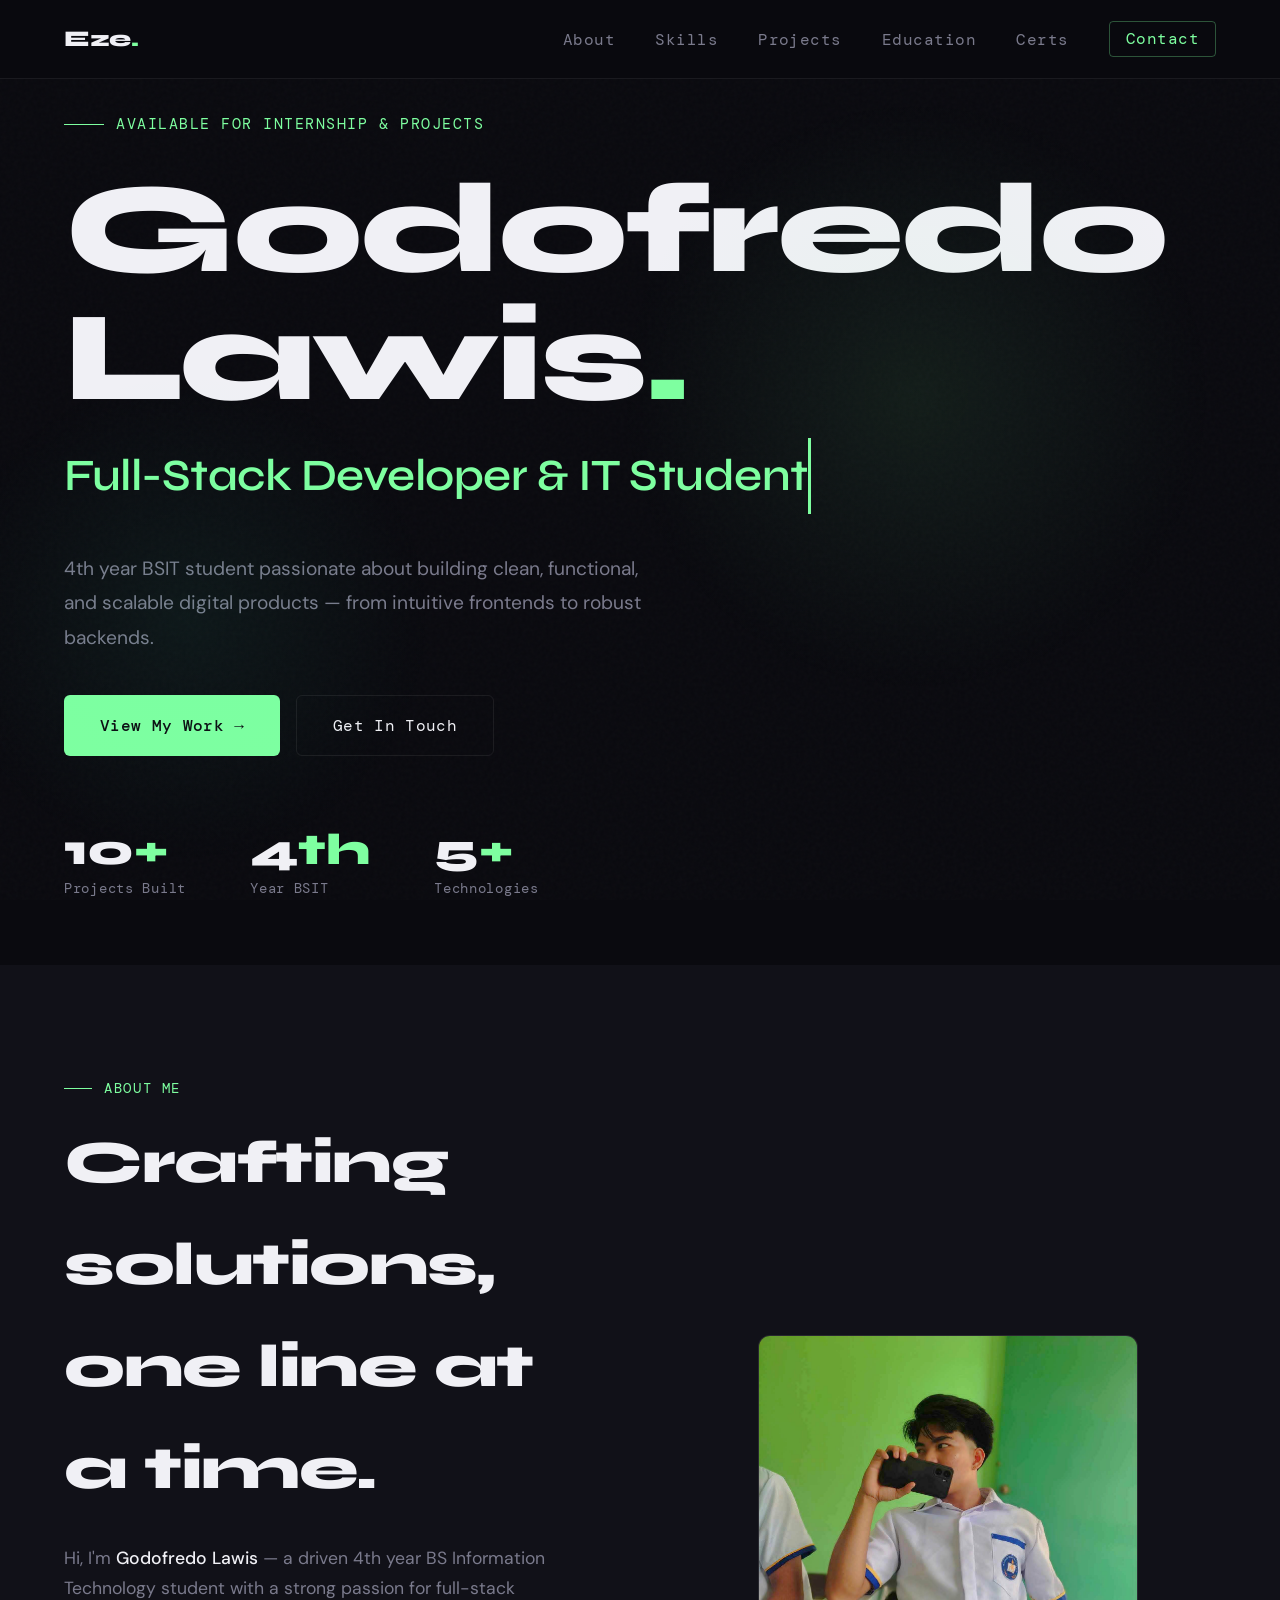
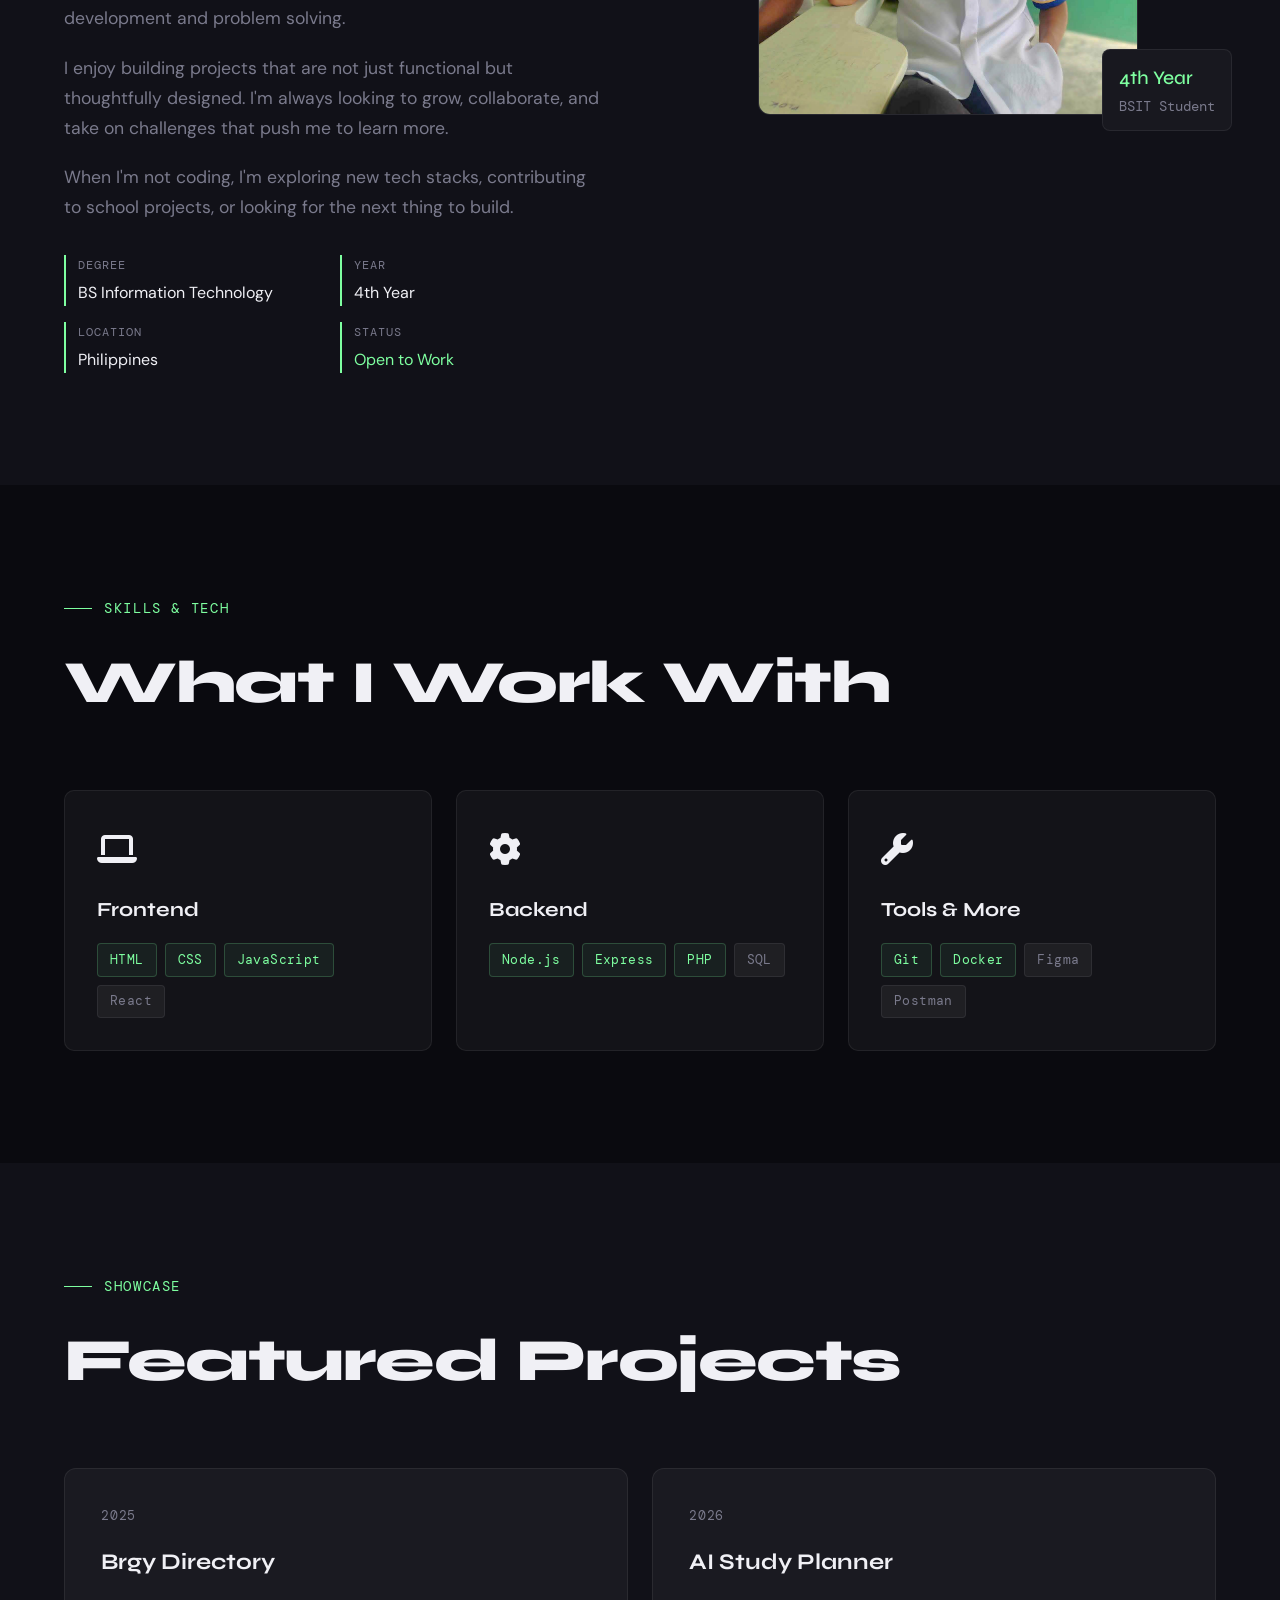
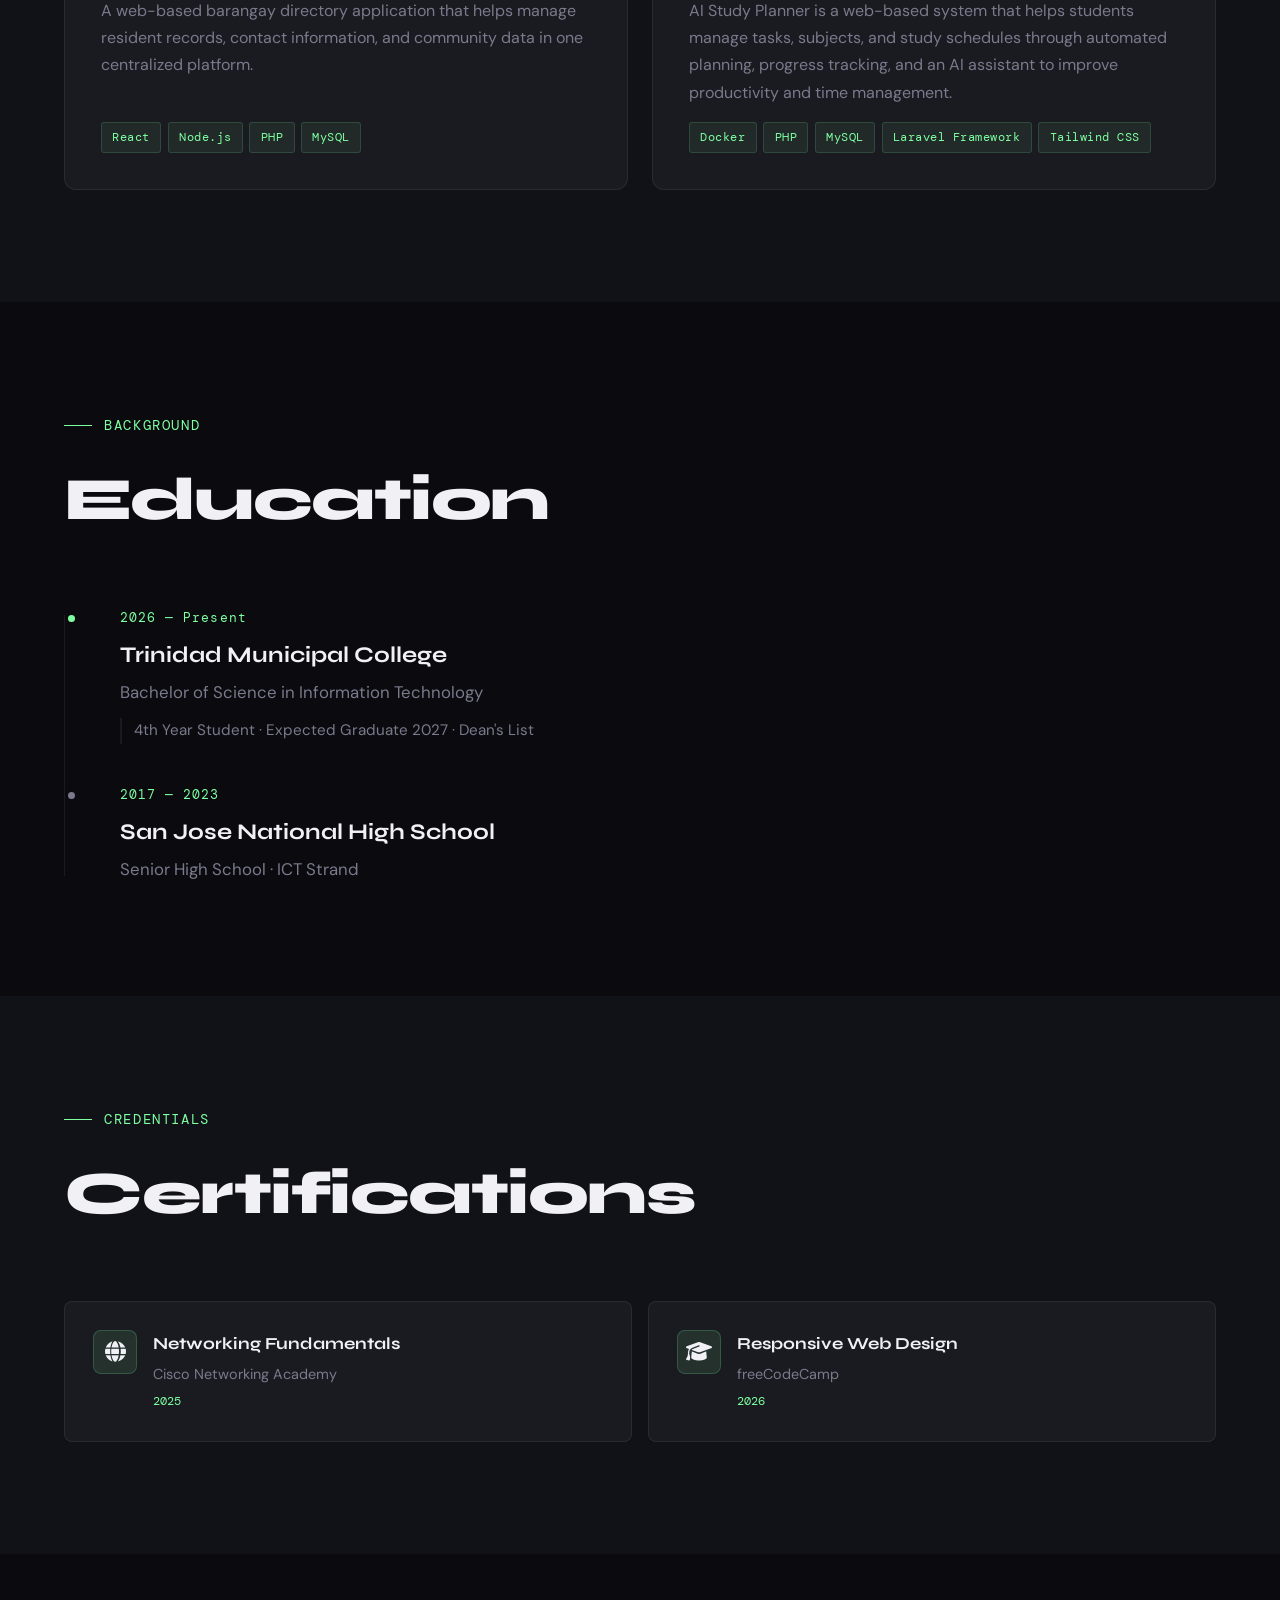
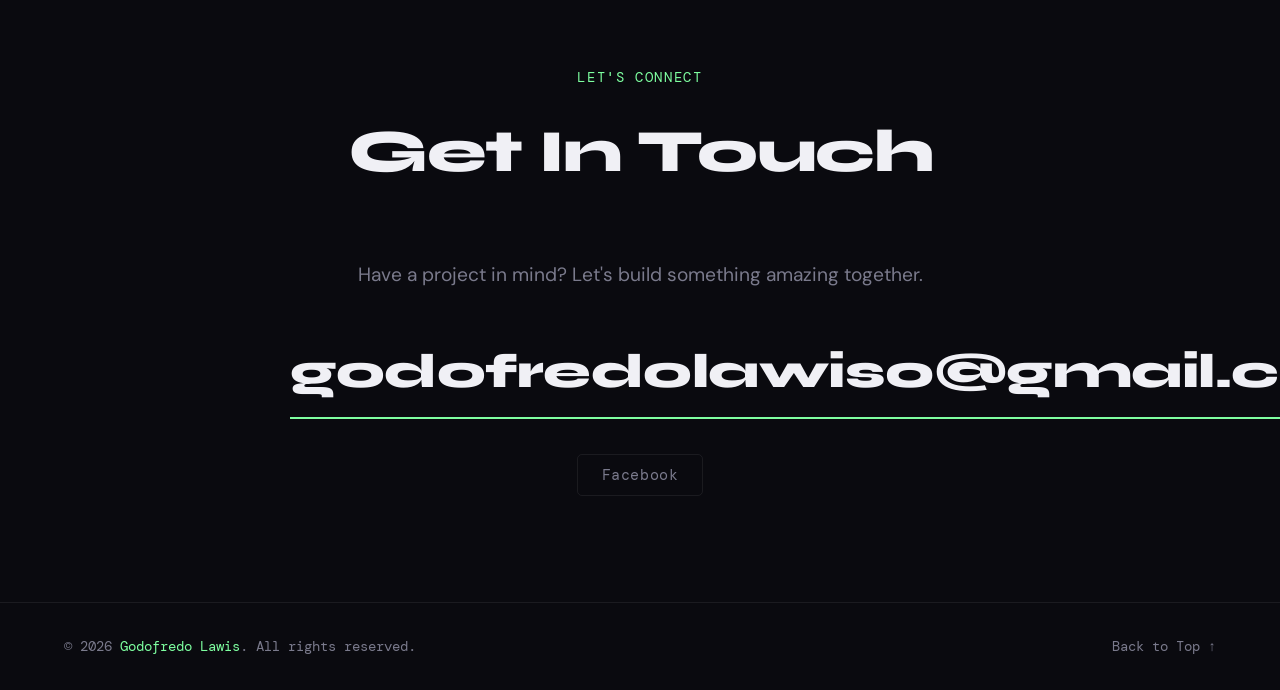
<file: index.html>
<!doctype html>
<html lang="en">
  <head>
    <meta charset="UTF-8" />
    <meta name="viewport" content="width=device-width, initial-scale=1.0" />
    <title>Godofredo Lawis | Full-Stack IT Student</title>
    <link rel="preconnect" href="https://fonts.googleapis.com" />
    <link
      href="https://fonts.googleapis.com/css2?family=Syne:wght@400;600;700;800&family=DM+Mono:wght@300;400;500&family=DM+Sans:wght@300;400;500&display=swap"
      rel="stylesheet"
    />
    <link rel="stylesheet" href="styles.css" />
    <link rel="stylesheet" href="https://cdnjs.cloudflare.com/ajax/libs/font-awesome/6.5.1/css/all.min.css" />
  </head>
  <body>
    <!-- NAV -->
    <nav>
      <a href="#hero" class="nav-logo">Eze<span>.</span></a>
      <ul class="nav-links">
        <li><a href="#about">About</a></li>
        <li><a href="#skills">Skills</a></li>
        <li><a href="#projects">Projects</a></li>
        <li><a href="#education">Education</a></li>
        <li><a href="#certifications">Certs</a></li>
        <li><a href="#contact" class="nav-cta">Contact</a></li>
      </ul>
    </nav>

    <!-- HERO -->
    <section id="hero">
      <div class="hero-glow"></div>
      <div class="hero-glow2"></div>
      <div class="hero-inner">
        <div class="hero-tag">Available for Internship &amp; Projects</div>
        <h1 class="hero-name">Godofredo Lawis<span class="accent">.</span></h1>
        <div class="hero-title">Full-Stack Developer &amp; IT Student</div>
        <p class="hero-desc">
          4th year BSIT student passionate about building clean, functional, and
          scalable digital products — from intuitive frontends to robust
          backends.
        </p>
        <div class="hero-btns">
          <a href="#projects" class="btn-primary">View My Work →</a>
          <a href="#contact" class="btn-secondary">Get In Touch</a>
        </div>
        <div class="hero-stats">
          <div class="stat-item">
            <div class="stat-num">10<span>+</span></div>
            <div class="stat-label">Projects Built</div>
          </div>
          <div class="stat-item">
            <div class="stat-num">4<span>th</span></div>
            <div class="stat-label">Year BSIT</div>
          </div>
          <div class="stat-item">
            <div class="stat-num">5<span>+</span></div>
            <div class="stat-label">Technologies</div>
          </div>
        </div>
      </div>
    </section>

    <!-- ABOUT -->
    <section id="about">
      <div class="section-inner">
        <div class="about-grid">
          <div class="about-text reveal">
            <div class="section-label">About Me</div>
            <h2 class="section-title" style="margin-bottom: 1.5rem">
              Crafting solutions,<br />one line at a time.
            </h2>
            <p>
              Hi, I'm <strong>Godofredo Lawis</strong> — a driven 4th year BS
              Information Technology student with a strong passion for
              full-stack development and problem solving.
            </p>
            <p>
              I enjoy building projects that are not just functional but
              thoughtfully designed. I'm always looking to grow, collaborate,
              and take on challenges that push me to learn more.
            </p>
            <p>
              When I'm not coding, I'm exploring new tech stacks, contributing
              to school projects, or looking for the next thing to build.
            </p>
            <div class="about-details">
              <div class="detail-item">
                <div class="detail-label">Degree</div>
                <div class="detail-val">BS Information Technology</div>
              </div>
              <div class="detail-item">
                <div class="detail-label">Year</div>
                <div class="detail-val">4th Year</div>
              </div>
              <div class="detail-item">
                <div class="detail-label">Location</div>
                <div class="detail-val">Philippines</div>
              </div>
              <div class="detail-item">
                <div class="detail-label">Status</div>
                <div class="detail-val" style="color: var(--accent)">
                  Open to Work
                </div>
              </div>
            </div>
          </div>
          <div
            class="about-img-wrap reveal"
            style="display: flex; justify-content: center; position: relative"
          >
            <img
              src="lawiss.jpg"
              data-hover="eze.jpg"
              alt="Godofredo Lawis - Full-Stack Developer"
              class="about-avatar"
            />
            <div class="about-badge">
              <span>4th Year</span>
              BSIT Student
            </div>
          </div>
        </div>
      </div>
    </section>

    <!-- SKILLS -->
    <section id="skills">
      <div class="section-inner">
        <div class="section-label reveal">Skills &amp; Tech</div>
        <h2 class="section-title reveal">What I Work With</h2>
        <div class="skills-grid">
          <div class="skill-card reveal">
            <div class="skill-card-icon"><i class="fas fa-laptop"></i></div>
            <div class="skill-card-title">Frontend</div>
            <div class="skill-tags">
              <span class="skill-tag accent">HTML</span>
              <span class="skill-tag accent">CSS</span>
              <span class="skill-tag accent">JavaScript</span>
              <span class="skill-tag">React</span>
            </div>
          </div>
          <div class="skill-card reveal">
            <div class="skill-card-icon"><i class="fas fa-cog"></i></div>
            <div class="skill-card-title">Backend</div>
            <div class="skill-tags">
              <span class="skill-tag accent">Node.js</span>
              <span class="skill-tag accent">Express</span>
              <span class="skill-tag accent">PHP</span>
              <span class="skill-tag">SQL</span>
            </div>
          </div>
          <div class="skill-card reveal">
            <div class="skill-card-icon"><i class="fas fa-wrench"></i></div>
            <div class="skill-card-title">Tools &amp; More</div>
            <div class="skill-tags">
              <span class="skill-tag accent">Git</span>
              <span class="skill-tag accent">Docker</span>
              <span class="skill-tag">Figma</span>
              <span class="skill-tag">Postman</span>
            </div>
          </div>
        </div>
      </div>
    </section>

    <!-- PROJECTS -->
    <section id="projects">
      <div class="section-inner">
        <div class="section-label reveal">Showcase</div>
        <h2 class="section-title reveal">Featured Projects</h2>
        <div class="projects-grid">
          <div class="project-card reveal">
            <div class="project-meta">
              <div class="project-year">2025</div>
              <div class="project-links">
                <!-- <a href="#" class="project-link">Demo</a>
                <a href="#" class="project-link">Code</a> -->
              </div>
            </div>
            <div class="project-title">Brgy Directory</div>
            <div class="project-desc">
              A web-based barangay directory application that helps manage
              resident records, contact information, and community data in one
              centralized platform.
            </div>
            <div class="project-stack">
              <span class="stack-tag">React</span>
              <span class="stack-tag">Node.js</span>
              <span class="stack-tag">PHP</span>
              <span class="stack-tag">MySQL</span>
            </div>
          </div>
          <div class="project-card reveal">
            <div class="project-meta">
              <div class="project-year">2026</div>
              <div class="project-links">
                <!-- <a href="#" class="project-link">Demo</a>
                <a href="#" class="project-link">Code</a> -->
              </div>
            </div>
            <div class="project-title">AI Study Planner</div>
            <div class="project-desc">
              AI Study Planner is a web-based system that helps students manage
              tasks, subjects, and study schedules through automated planning,
              progress tracking, and an AI assistant to improve productivity and
              time management.
            </div>
            <div class="project-stack">
              <span class="stack-tag">Docker</span>
              <span class="stack-tag">PHP</span>
              <span class="stack-tag">MySQL</span>
              <span class="stack-tag">Laravel Framework</span>
              <span class="stack-tag">Tailwind CSS</span>
            </div>
          </div>
        </div>
      </div>
    </section>

    <!-- EDUCATION -->
    <section id="education">
      <div class="section-inner">
        <div class="section-label reveal">Background</div>
        <h2 class="section-title reveal">Education</h2>
        <div class="edu-timeline">
          <div class="edu-item reveal">
            <div class="edu-dot"></div>
            <div class="edu-year">2026 — Present</div>
            <div class="edu-school">Trinidad Municipal College</div>
            <div class="edu-degree">
              Bachelor of Science in Information Technology
            </div>
            <div class="edu-note">
              4th Year Student · Expected Graduate 2027 · Dean's List
            </div>
          </div>
          <div class="edu-item reveal">
            <div class="edu-dot muted"></div>
            <div class="edu-year">2017 — 2023</div>
            <div class="edu-school">San Jose National High School</div>
            <div class="edu-degree">Senior High School · ICT Strand</div>
          </div>
        </div>
      </div>
    </section>

    <!-- CERTIFICATIONS -->
    <section id="certifications">
      <div class="section-inner">
        <div class="section-label reveal">Credentials</div>
        <h2 class="section-title reveal">Certifications</h2>
        <div class="certs-grid">
          <div class="cert-card reveal">
            <div class="cert-icon"><i class="fas fa-globe"></i></div>
            <div class="cert-info">
              <div class="cert-name">Networking Fundamentals</div>
              <div class="cert-issuer">Cisco Networking Academy</div>
              <div class="cert-date">2025</div>
            </div>
          </div>
          <div class="cert-card reveal">
            <div class="cert-icon"><i class="fas fa-graduation-cap"></i></div>
            <div class="cert-info">
              <div class="cert-name">Responsive Web Design</div>
              <div class="cert-issuer">freeCodeCamp</div>
              <div class="cert-date">2026</div>
            </div>
          </div>
        </div>
      </div>
    </section>

    <!-- CONTACT -->
    <section id="contact">
      <div class="contact-inner">
        <div class="section-label reveal">Let's Connect</div>
        <h2 class="section-title reveal">Get In Touch</h2>
        <p class="contact-tagline reveal">
          Have a project in mind? Let's build something amazing together.
        </p>
        <a href="mailto:godofredolawis0@gmail.com" class="contact-email reveal">
          godofredolawis0@gmail.com
        </a>
        <!-- <div class="social-links reveal">
          <a href="https://github.com/eizey" class="social-link" target="_blank"
            >GitHub</a
          > -->
          <a
            href="https://www.facebook.com/eze.keyn355138"
            class="social-link"
            target="_blank"
            >Facebook</a
          >
        </div>
      </div>
    </section>

    <!-- FOOTER -->
    <footer>
      <div class="footer-copy">
        © 2026 <span>Godofredo Lawis</span>. All rights reserved.
      </div>
      <a href="#hero" class="back-top">Back to Top ↑</a>
    </footer>

    <script src="script.js"></script>
  </body>
</html>
</file>
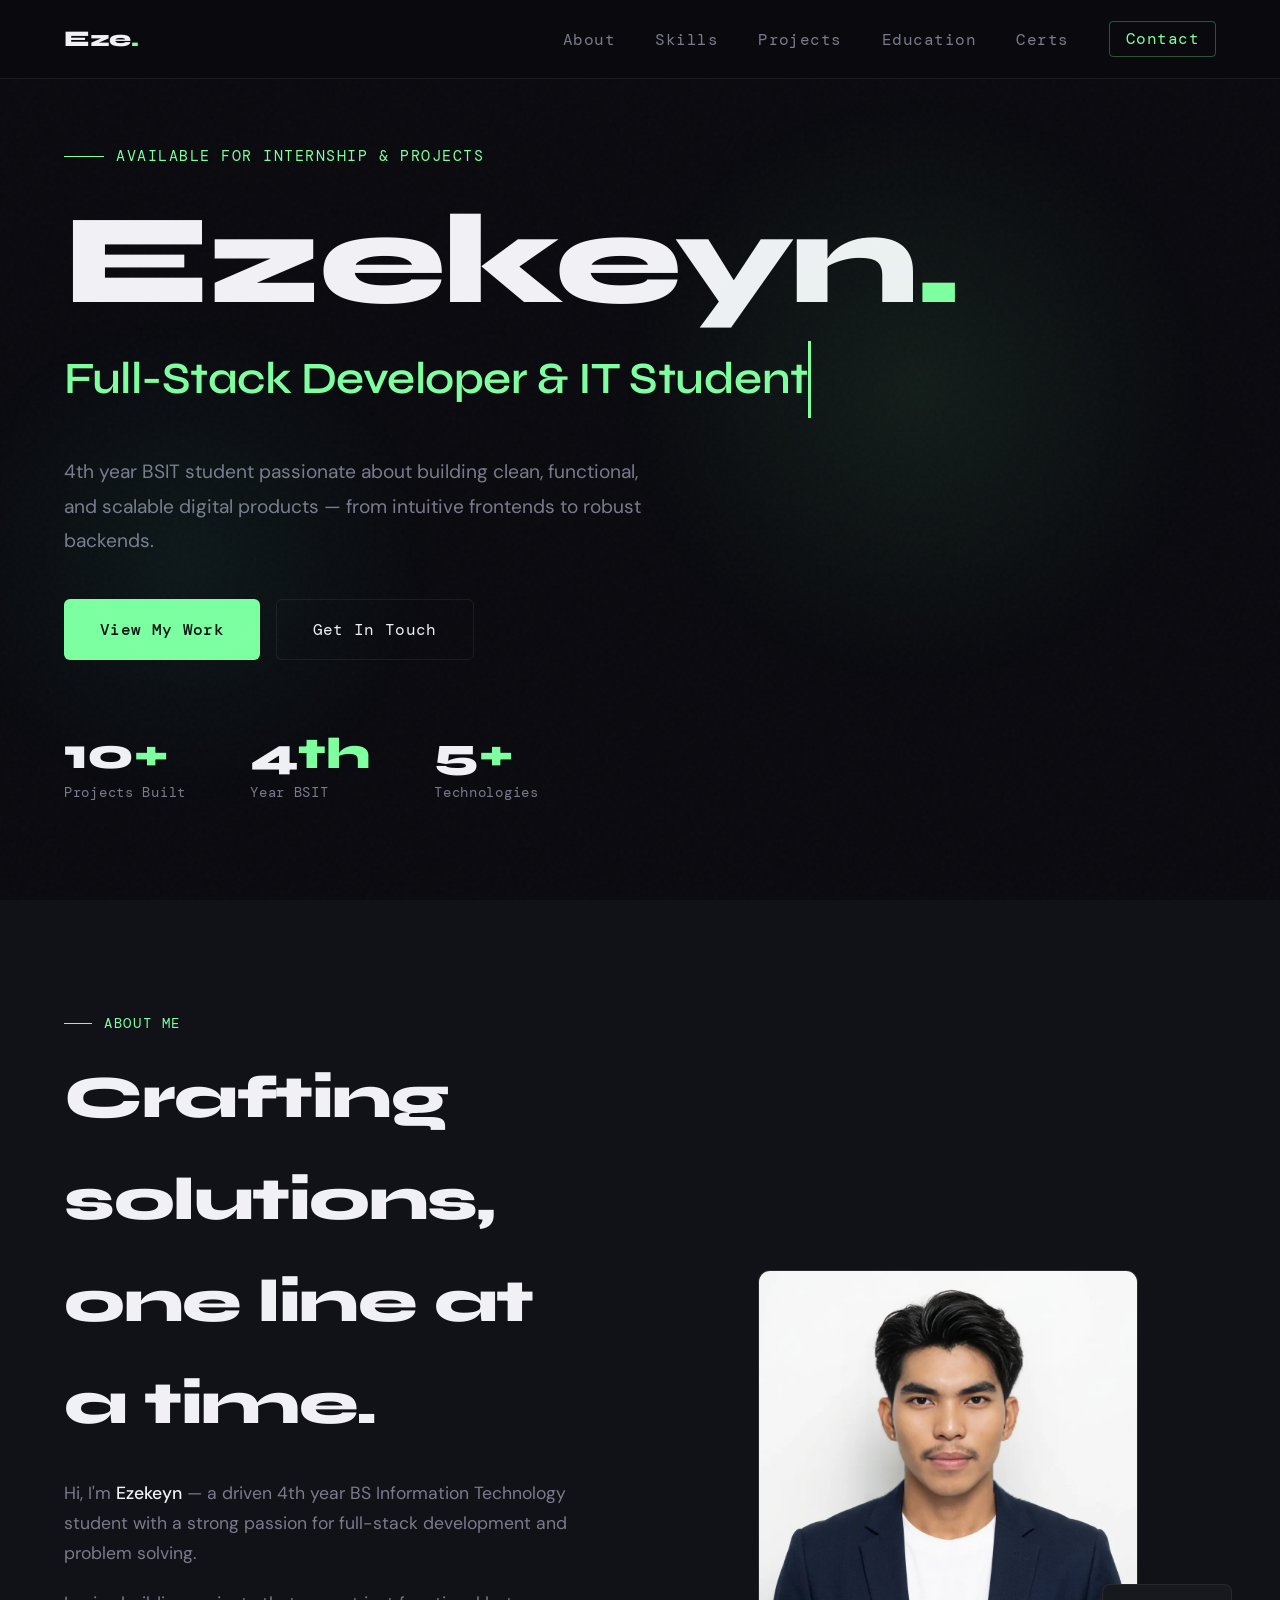
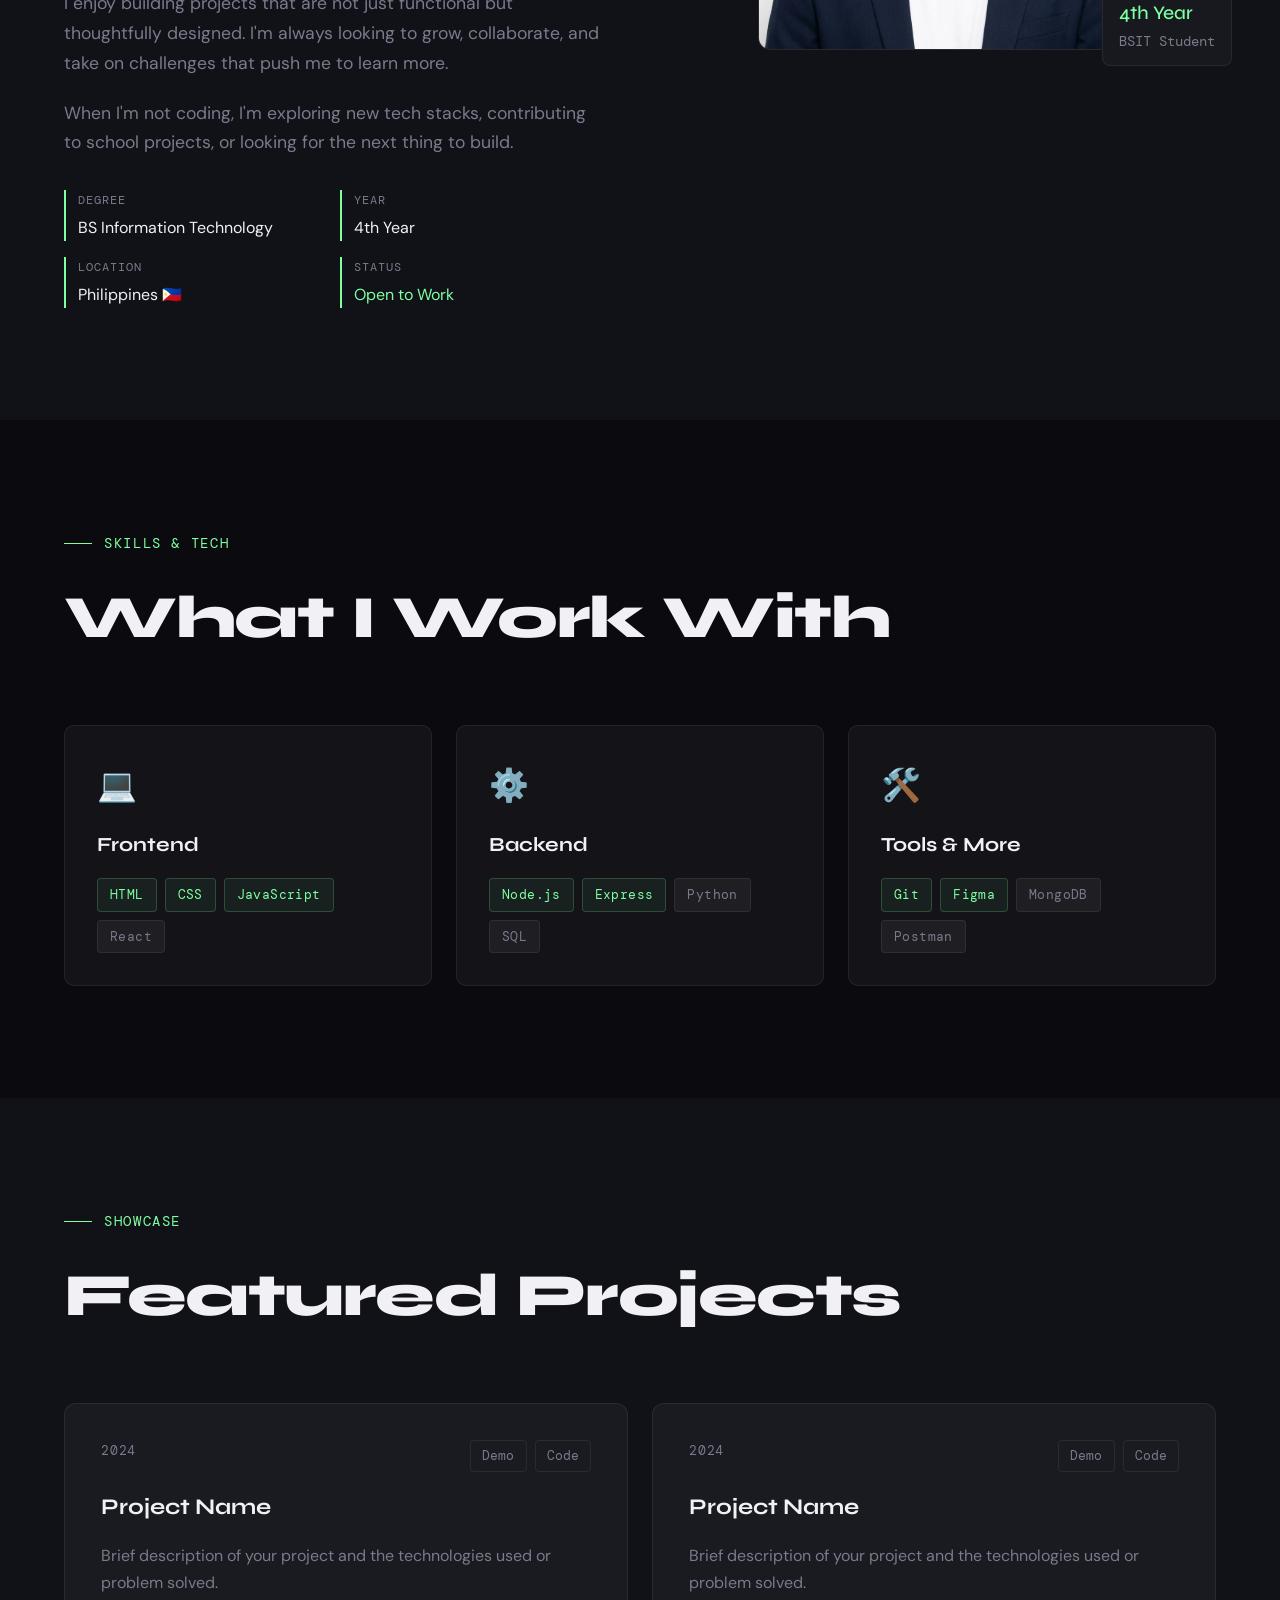
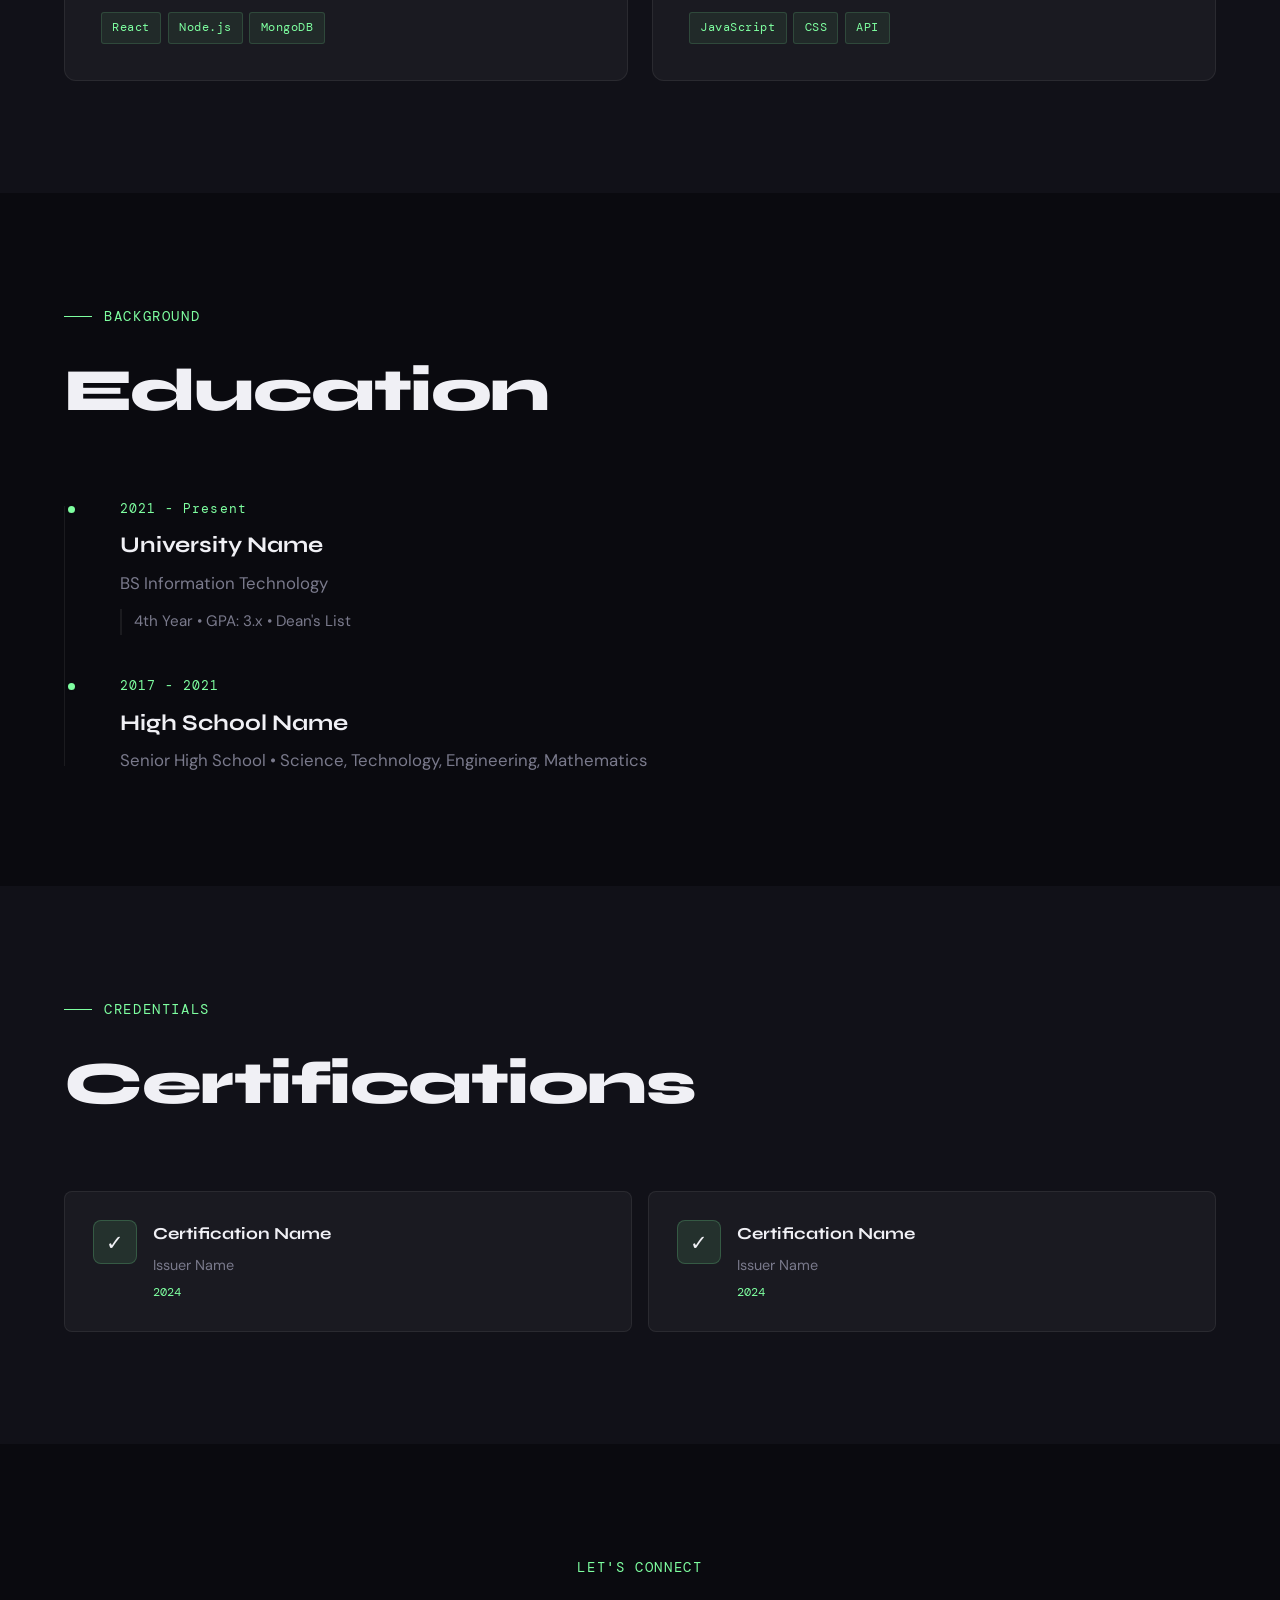
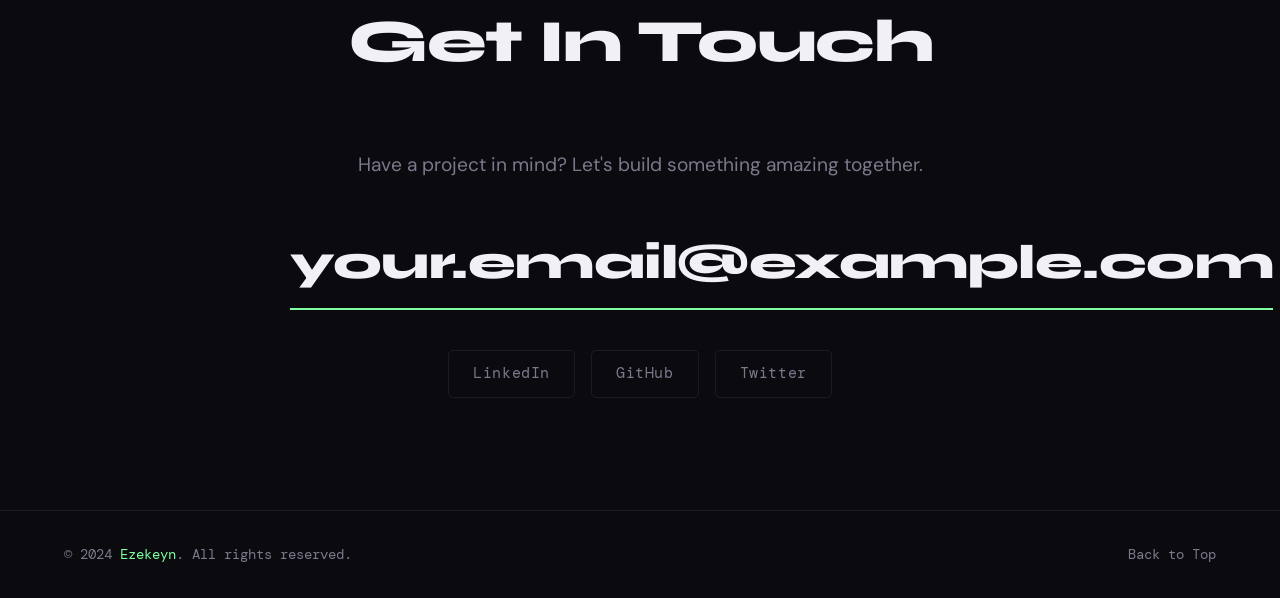
<file: Portfolio.html>
<!doctype html>
<html lang="en">
  <head>
    <meta charset="UTF-8" />
    <meta name="viewport" content="width=device-width, initial-scale=1.0" />
    <title>Ezekeyn | Full-Stack IT Student</title>
    <link rel="preconnect" href="https://fonts.googleapis.com" />
    <link
      href="https://fonts.googleapis.com/css2?family=Syne:wght@400;600;700;800&family=DM+Mono:wght@300;400;500&family=DM+Sans:wght@300;400;500&display=swap"
      rel="stylesheet"
    />
    <link rel="stylesheet" href="styles.css" />
  </head>
  <body>
    <!-- NAV -->
    <nav>
      <a href="#hero" class="nav-logo">Eze<span>.</span></a>
      <ul class="nav-links">
        <li><a href="#about">About</a></li>
        <li><a href="#skills">Skills</a></li>
        <li><a href="#projects">Projects</a></li>
        <li><a href="#education">Education</a></li>
        <li><a href="#certifications">Certs</a></li>
        <li><a href="#contact" class="nav-cta">Contact</a></li>
      </ul>
    </nav>

    <!-- HERO -->
    <section id="hero">
      <div class="hero-glow"></div>
      <div class="hero-glow2"></div>
      <div class="hero-inner">
        <div class="hero-tag">Available for Internship &amp; Projects</div>
        <h1 class="hero-name">Ezekeyn<span class="accent">.</span></h1>
        <div class="hero-title">Full-Stack Developer &amp; IT Student</div>
        <p class="hero-desc">
          4th year BSIT student passionate about building clean, functional, and
          scalable digital products — from intuitive frontends to robust
          backends.
        </p>
        <div class="hero-btns">
          <a href="#projects" class="btn-primary">View My Work</a>
          <a href="#contact" class="btn-secondary">Get In Touch</a>
        </div>
        <div class="hero-stats">
          <div class="stat-item">
            <div class="stat-num">10<span>+</span></div>
            <div class="stat-label">Projects Built</div>
          </div>
          <div class="stat-item">
            <div class="stat-num">4<span>th</span></div>
            <div class="stat-label">Year BSIT</div>
          </div>
          <div class="stat-item">
            <div class="stat-num">5<span>+</span></div>
            <div class="stat-label">Technologies</div>
          </div>
        </div>
      </div>
    </section>

    <!-- ABOUT -->
    <section id="about">
      <div class="section-inner">
        <div class="about-grid">
          <div class="about-text reveal">
            <div class="section-label">About Me</div>
            <h2 class="section-title" style="margin-bottom: 1.5rem">
              Crafting solutions,<br />one line at a time.
            </h2>
            <p>
              Hi, I'm <strong>Ezekeyn</strong> — a driven 4th year BS
              Information Technology student with a strong passion for
              full-stack development and problem solving.
            </p>
            <p>
              I enjoy building projects that are not just functional but
              thoughtfully designed. I'm always looking to grow, collaborate,
              and take on challenges that push me to learn more.
            </p>
            <p>
              When I'm not coding, I'm exploring new tech stacks, contributing
              to school projects, or looking for the next thing to build.
            </p>
            <div class="about-details">
              <div class="detail-item">
                <div class="detail-label">Degree</div>
                <div class="detail-val">BS Information Technology</div>
              </div>
              <div class="detail-item">
                <div class="detail-label">Year</div>
                <div class="detail-val">4th Year</div>
              </div>
              <div class="detail-item">
                <div class="detail-label">Location</div>
                <div class="detail-val">Philippines 🇵🇭</div>
              </div>
              <div class="detail-item">
                <div class="detail-label">Status</div>
                <div class="detail-val" style="color: var(--accent)">
                  Open to Work
                </div>
              </div>
            </div>
          </div>
          <div
            class="about-img-wrap reveal"
            style="display: flex; justify-content: center; position: relative"
          >
            <img
              src="lawis.jpg"
              alt="Ezekeyn - Full-Stack Developer"
              class="about-avatar"
            />
            <div class="about-badge">
              <span>4th Year</span>
              BSIT Student
            </div>
          </div>
        </div>
      </div>
    </section>

    <!-- SKILLS -->
    <section id="skills">
      <div class="section-inner">
        <div class="section-label">Skills &amp; Tech</div>
        <h2 class="section-title">What I Work With</h2>
        <div class="skills-grid">
          <div class="skill-card reveal">
            <div class="skill-card-icon">💻</div>
            <div class="skill-card-title">Frontend</div>
            <div class="skill-tags">
              <span class="skill-tag accent">HTML</span>
              <span class="skill-tag accent">CSS</span>
              <span class="skill-tag accent">JavaScript</span>
              <span class="skill-tag">React</span>
            </div>
          </div>
          <div class="skill-card reveal">
            <div class="skill-card-icon">⚙️</div>
            <div class="skill-card-title">Backend</div>
            <div class="skill-tags">
              <span class="skill-tag accent">Node.js</span>
              <span class="skill-tag accent">Express</span>
              <span class="skill-tag">Python</span>
              <span class="skill-tag">SQL</span>
            </div>
          </div>
          <div class="skill-card reveal">
            <div class="skill-card-icon">🛠️</div>
            <div class="skill-card-title">Tools &amp; More</div>
            <div class="skill-tags">
              <span class="skill-tag accent">Git</span>
              <span class="skill-tag accent">Figma</span>
              <span class="skill-tag">MongoDB</span>
              <span class="skill-tag">Postman</span>
            </div>
          </div>
        </div>
      </div>
    </section>

    <!-- PROJECTS -->
    <section id="projects">
      <div class="section-inner">
        <div class="section-label">Showcase</div>
        <h2 class="section-title">Featured Projects</h2>
        <div class="projects-grid">
          <div class="project-card reveal">
            <div class="project-meta">
              <div class="project-year">2024</div>
              <div class="project-links">
                <a href="#" class="project-link">Demo</a>
                <a href="#" class="project-link">Code</a>
              </div>
            </div>
            <div class="project-title">Project Name</div>
            <div class="project-desc">
              Brief description of your project and the technologies used or
              problem solved.
            </div>
            <div class="project-stack">
              <span class="stack-tag">React</span>
              <span class="stack-tag">Node.js</span>
              <span class="stack-tag">MongoDB</span>
            </div>
          </div>
          <div class="project-card reveal">
            <div class="project-meta">
              <div class="project-year">2024</div>
              <div class="project-links">
                <a href="#" class="project-link">Demo</a>
                <a href="#" class="project-link">Code</a>
              </div>
            </div>
            <div class="project-title">Project Name</div>
            <div class="project-desc">
              Brief description of your project and the technologies used or
              problem solved.
            </div>
            <div class="project-stack">
              <span class="stack-tag">JavaScript</span>
              <span class="stack-tag">CSS</span>
              <span class="stack-tag">API</span>
            </div>
          </div>
        </div>
      </div>
    </section>

    <!-- EDUCATION -->
    <section id="education">
      <div class="section-inner">
        <div class="section-label">Background</div>
        <h2 class="section-title">Education</h2>
        <div class="edu-timeline">
          <div class="edu-item reveal">
            <div class="edu-dot"></div>
            <div class="edu-year">2021 - Present</div>
            <div class="edu-school">University Name</div>
            <div class="edu-degree">BS Information Technology</div>
            <div class="edu-note">4th Year • GPA: 3.x • Dean's List</div>
          </div>
          <div class="edu-item reveal">
            <div class="edu-dot"></div>
            <div class="edu-year">2017 - 2021</div>
            <div class="edu-school">High School Name</div>
            <div class="edu-degree">
              Senior High School • Science, Technology, Engineering, Mathematics
            </div>
          </div>
        </div>
      </div>
    </section>

    <!-- CERTIFICATIONS -->
    <section id="certifications">
      <div class="section-inner">
        <div class="section-label">Credentials</div>
        <h2 class="section-title">Certifications</h2>
        <div class="certs-grid">
          <div class="cert-card reveal">
            <div class="cert-icon">✓</div>
            <div class="cert-info">
              <div class="cert-name">Certification Name</div>
              <div class="cert-issuer">Issuer Name</div>
              <div class="cert-date">2024</div>
            </div>
          </div>
          <div class="cert-card reveal">
            <div class="cert-icon">✓</div>
            <div class="cert-info">
              <div class="cert-name">Certification Name</div>
              <div class="cert-issuer">Issuer Name</div>
              <div class="cert-date">2024</div>
            </div>
          </div>
        </div>
      </div>
    </section>

    <!-- CONTACT -->
    <section id="contact">
      <div class="contact-inner">
        <div class="section-label">Let's Connect</div>
        <h2 class="section-title">Get In Touch</h2>
        <p class="contact-tagline">
          Have a project in mind? Let's build something amazing together.
        </p>
        <a href="mailto:your.email@example.com" class="contact-email"
          >your.email@example.com</a
        >
        <div class="social-links">
          <a href="#" class="social-link">LinkedIn</a>
          <a href="#" class="social-link">GitHub</a>
          <a href="#" class="social-link">Twitter</a>
        </div>
      </div>
    </section>

    <!-- FOOTER -->
    <footer>
      <div class="footer-copy">
        © 2024 <span>Ezekeyn</span>. All rights reserved.
      </div>
      <a href="#hero" class="back-top">Back to Top</a>
    </footer>

    <script src="script.js"></script>
  </body>
</html>
</file>
<file: styles.css>
*,
*::before,
*::after {
  box-sizing: border-box;
  margin: 0;
  padding: 0;
}

:root {
  --bg: #0a0a0f;
  --bg2: #111118;
  --bg3: #18181f;
  --accent: #7effa0;
  --accent2: #4dffc3;
  --text: #f0f0f5;
  --muted: #7a7a8c;
  --border: rgba(255, 255, 255, 0.07);
  --card: rgba(255, 255, 255, 0.04);
  --font-head: "Syne", sans-serif;
  --font-body: "DM Sans", sans-serif;
  --font-mono: "DM Mono", monospace;
}

html {
  scroll-behavior: smooth;
}

body {
  background: var(--bg);
  color: var(--text);
  font-family: var(--font-body);
  font-size: 18px;
  line-height: 1.7;
  overflow-x: hidden;
}

/* ── NOISE OVERLAY ── */
body::before {
  content: "";
  position: fixed;
  inset: 0;
  background-image: url("data:image/svg+xml,%3Csvg viewBox='0 0 256 256' xmlns='http://www.w3.org/2000/svg'%3E%3Cfilter id='n'%3E%3CfeTurbulence type='fractalNoise' baseFrequency='0.9' numOctaves='4' stitchTiles='stitch'/%3E%3C/filter%3E%3Crect width='100%25' height='100%25' filter='url(%23n)' opacity='1'/%3E%3C/svg%3E");
  opacity: 0.025;
  pointer-events: none;
  z-index: 0;
}

/* ── NAV ── */
nav {
  position: fixed;
  top: 0;
  left: 0;
  right: 0;
  z-index: 100;
  display: flex;
  justify-content: space-between;
  align-items: center;
  padding: 1.25rem 4rem;
  background: rgba(10, 10, 15, 0.85);
  backdrop-filter: blur(16px);
  border-bottom: 1px solid var(--border);
}

.nav-logo {
  font-family: var(--font-head);
  font-size: 1.4rem;
  font-weight: 800;
  letter-spacing: -0.5px;
  color: var(--text);
  text-decoration: none;
}

.nav-logo span {
  color: var(--accent);
}

.nav-links {
  display: flex;
  gap: 2.5rem;
  list-style: none;
}

.nav-links a {
  color: var(--muted);
  text-decoration: none;
  font-size: 1rem;
  font-family: var(--font-mono);
  letter-spacing: 0.03em;
  transition: color 0.2s;
}

.nav-links a:hover {
  color: var(--accent);
}

.nav-cta {
  font-family: var(--font-mono);
  font-size: 0.95rem;
  color: var(--accent) !important;
  border: 1px solid rgba(126, 255, 160, 0.3);
  padding: 0.4rem 1rem;
  border-radius: 4px;
  transition:
    background 0.2s,
    color 0.2s !important;
}

.nav-cta:hover {
  background: rgba(126, 255, 160, 0.1) !important;
  color: var(--accent) !important;
}

/* ── HERO ── */
#hero {
  min-height: 100vh;
  display: flex;
  align-items: center;
  padding: 7rem 4rem 4rem;
  position: relative;
}

.hero-glow {
  position: absolute;
  top: 10%;
  right: 5%;
  width: 600px;
  height: 600px;
  background: radial-gradient(
    circle,
    rgba(126, 255, 160, 0.08) 0%,
    transparent 70%
  );
  pointer-events: none;
}

.hero-glow2 {
  position: absolute;
  bottom: 10%;
  left: -5%;
  width: 500px;
  height: 500px;
  background: radial-gradient(
    circle,
    rgba(77, 255, 195, 0.06) 0%,
    transparent 70%
  );
  pointer-events: none;
}

.hero-inner {
  max-width: 1200px;
  margin: 0 auto;
  width: 100%;
}

.hero-tag {
  font-family: var(--font-mono);
  font-size: 0.95rem;
  color: var(--accent);
  letter-spacing: 0.1em;
  text-transform: uppercase;
  margin-bottom: 1.75rem;
  display: flex;
  align-items: center;
  gap: 0.75rem;
}

.hero-tag::before {
  content: "";
  display: inline-block;
  width: 40px;
  height: 1px;
  background: var(--accent);
}

/* ── BIG HERO NAME ── */
.hero-name {
  font-family: var(--font-head);
  font-size: clamp(4rem, 10vw, 9rem);
  font-weight: 800;
  line-height: 1;
  letter-spacing: -3px;
  margin-bottom: 1rem;
  color: var(--text);
}

.hero-name .accent {
  color: var(--accent);
}

.hero-title {
  font-family: var(--font-head);
  font-size: clamp(1.6rem, 3.5vw, 3rem);
  font-weight: 600;
  color: var(--accent);
  letter-spacing: -0.5px;
  margin-bottom: 1.75rem;
  white-space: nowrap;
  overflow: hidden;
  border-right: 3px solid var(--accent);
  animation:
    typing 4.5s steps(43, end),
    cursor 0.6s step-end infinite;
  display: inline-block;
}

.hero-desc {
  max-width: 600px;
  color: var(--muted);
  font-size: 1.2rem;
  margin-bottom: 2.5rem;
  line-height: 1.8;
}

.hero-btns {
  display: flex;
  gap: 1rem;
  flex-wrap: wrap;
  margin-bottom: 0;
}

.btn-primary {
  display: inline-flex;
  align-items: center;
  gap: 0.5rem;
  background: var(--accent);
  color: #0a0a0f;
  padding: 1rem 2.25rem;
  border-radius: 6px;
  font-family: var(--font-mono);
  font-size: 1rem;
  font-weight: 500;
  text-decoration: none;
  letter-spacing: 0.02em;
  transition:
    opacity 0.2s,
    transform 0.2s;
  cursor: pointer;
  border: none;
}

.btn-primary:hover {
  opacity: 0.85;
  transform: translateY(-2px);
}

.btn-secondary {
  display: inline-flex;
  align-items: center;
  gap: 0.5rem;
  background: transparent;
  color: var(--text);
  padding: 1rem 2.25rem;
  border-radius: 6px;
  border: 1px solid var(--border);
  font-family: var(--font-mono);
  font-size: 1rem;
  text-decoration: none;
  letter-spacing: 0.02em;
  transition:
    border-color 0.2s,
    transform 0.2s;
  cursor: pointer;
}

.btn-secondary:hover {
  border-color: rgba(255, 255, 255, 0.2);
  transform: translateY(-2px);
}

.hero-stats {
  margin-top: 4.5rem;
  display: flex;
  gap: 4rem;
  flex-wrap: wrap;
}

.stat-num {
  font-family: var(--font-head);
  font-size: 2.75rem;
  font-weight: 800;
  color: var(--text);
  line-height: 1;
}

.stat-num span {
  color: var(--accent);
}

.stat-label {
  font-size: 0.9rem;
  color: var(--muted);
  font-family: var(--font-mono);
  letter-spacing: 0.05em;
  margin-top: 0.25rem;
}

/* ── SECTION COMMONS ── */
section {
  padding: 7rem 4rem;
  position: relative;
  z-index: 1;
}

.section-inner {
  max-width: 1200px;
  margin: 0 auto;
}

.section-label {
  font-family: var(--font-mono);
  font-size: 0.85rem;
  color: var(--accent);
  letter-spacing: 0.12em;
  text-transform: uppercase;
  margin-bottom: 0.75rem;
  display: flex;
  align-items: center;
  gap: 0.75rem;
}

.section-label::before {
  content: "";
  width: 28px;
  height: 1px;
  background: var(--accent);
}

.section-title {
  font-family: var(--font-head);
  font-size: clamp(2.4rem, 5vw, 3.75rem);
  font-weight: 800;
  letter-spacing: -1.5px;
  margin-bottom: 3.5rem;
  color: var(--text);
}

/* ── ABOUT ── */
#about {
  background: var(--bg2);
}

.about-grid {
  display: grid;
  grid-template-columns: 1fr 1fr;
  gap: 5rem;
  align-items: center;
}

.about-text p {
  color: var(--muted);
  margin-bottom: 1.25rem;
  font-size: 1.1rem;
}

.about-text p strong {
  color: var(--text);
  font-weight: 500;
}

.about-details {
  display: grid;
  grid-template-columns: 1fr 1fr;
  gap: 1rem;
  margin-top: 2rem;
}

.detail-item {
  border-left: 2px solid var(--accent);
  padding-left: 0.75rem;
}

.detail-label {
  font-family: var(--font-mono);
  font-size: 0.75rem;
  color: var(--muted);
  letter-spacing: 0.08em;
  text-transform: uppercase;
}

.detail-val {
  font-size: 1rem;
  color: var(--text);
  margin-top: 0.2rem;
}

.about-img-wrap {
  position: relative;
}

.about-avatar {
  width: 100%;
  max-width: 380px;
  aspect-ratio: 1;
  border-radius: 12px;
  background: var(--bg3);
  border: 1px solid var(--border);
  display: flex;
  align-items: center;
  justify-content: center;
  font-family: var(--font-head);
  font-size: 6rem;
  font-weight: 800;
  color: var(--accent);
  position: relative;
  overflow: hidden;
  object-fit: cover;
  cursor: pointer;
  transition:
    transform 0.3s ease,
    filter 0.3s ease;
}

.about-avatar:hover {
  transform: scale(1.02);
  filter: brightness(1.05);
}

.about-avatar::before {
  content: "";
  position: absolute;
  inset: 0;
  background: linear-gradient(
    135deg,
    rgba(126, 255, 160, 0.07) 0%,
    transparent 60%
  );
  pointer-events: none;
}

.about-badge {
  position: absolute;
  bottom: -1rem;
  right: -1rem;
  background: var(--bg3);
  border: 1px solid var(--border);
  border-radius: 8px;
  padding: 0.75rem 1rem;
  font-family: var(--font-mono);
  font-size: 0.85rem;
  color: var(--muted);
}

.about-badge span {
  display: block;
  font-size: 1.2rem;
  font-weight: 500;
  color: var(--accent);
  font-family: var(--font-head);
}

/* ── SKILLS ── */
#skills {
  background: var(--bg);
}

.skills-grid {
  display: grid;
  grid-template-columns: repeat(auto-fit, minmax(280px, 1fr));
  gap: 1.5rem;
}

.skill-card {
  background: var(--card);
  border: 1px solid var(--border);
  border-radius: 10px;
  padding: 2rem;
  transition:
    border-color 0.25s,
    transform 0.25s;
}

.skill-card:hover {
  border-color: rgba(126, 255, 160, 0.25);
  transform: translateY(-4px);
}

.skill-card-icon {
  font-size: 2rem;
  margin-bottom: 1rem;
}

.skill-card-title {
  font-family: var(--font-head);
  font-size: 1.25rem;
  font-weight: 700;
  color: var(--text);
  margin-bottom: 1rem;
}

.skill-tags {
  display: flex;
  flex-wrap: wrap;
  gap: 0.5rem;
}

.skill-tag {
  font-family: var(--font-mono);
  font-size: 0.8rem;
  color: var(--muted);
  background: rgba(255, 255, 255, 0.05);
  border: 1px solid var(--border);
  padding: 0.3rem 0.75rem;
  border-radius: 4px;
  letter-spacing: 0.03em;
}

.skill-tag.accent {
  color: var(--accent);
  border-color: rgba(126, 255, 160, 0.2);
  background: rgba(126, 255, 160, 0.06);
}

/* ── PROJECTS ── */
#projects {
  background: var(--bg2);
}

.projects-grid {
  display: grid;
  grid-template-columns: repeat(auto-fit, minmax(340px, 1fr));
  gap: 1.5rem;
}

.project-card {
  background: var(--card);
  border: 1px solid var(--border);
  border-radius: 12px;
  padding: 2.25rem;
  display: flex;
  flex-direction: column;
  gap: 1rem;
  transition:
    border-color 0.25s,
    transform 0.25s;
  position: relative;
  overflow: hidden;
}

.project-card::before {
  content: "";
  position: absolute;
  top: 0;
  left: 0;
  right: 0;
  height: 2px;
  background: linear-gradient(90deg, var(--accent), var(--accent2));
  transform: scaleX(0);
  transform-origin: left;
  transition: transform 0.3s;
}

.project-card:hover::before {
  transform: scaleX(1);
}

.project-card:hover {
  border-color: rgba(126, 255, 160, 0.2);
  transform: translateY(-4px);
}

.project-meta {
  display: flex;
  justify-content: space-between;
  align-items: flex-start;
  flex-wrap: wrap;
  gap: 1rem;
}

.project-year {
  font-family: var(--font-mono);
  font-size: 0.8rem;
  color: var(--muted);
  letter-spacing: 0.06em;
}

.project-links {
  display: flex;
  gap: 0.5rem;
  flex-wrap: wrap;
}

.project-link {
  font-family: var(--font-mono);
  font-size: 0.8rem;
  color: var(--muted);
  text-decoration: none;
  border: 1px solid var(--border);
  padding: 0.25rem 0.7rem;
  border-radius: 4px;
  transition:
    color 0.2s,
    border-color 0.2s;
}

.project-link:hover {
  color: var(--accent);
  border-color: rgba(126, 255, 160, 0.3);
}

.project-title {
  font-family: var(--font-head);
  font-size: 1.4rem;
  font-weight: 700;
  color: var(--text);
}

.project-desc {
  font-size: 1rem;
  color: var(--muted);
  line-height: 1.7;
  flex: 1;
}

.project-stack {
  display: flex;
  flex-wrap: wrap;
  gap: 0.4rem;
}

.stack-tag {
  font-family: var(--font-mono);
  font-size: 0.78rem;
  color: var(--accent);
  background: rgba(126, 255, 160, 0.07);
  border: 1px solid rgba(126, 255, 160, 0.15);
  padding: 0.25rem 0.65rem;
  border-radius: 3px;
  letter-spacing: 0.04em;
}

/* ── EDUCATION ── */
#education {
  background: var(--bg);
}

.edu-timeline {
  display: flex;
  flex-direction: column;
  gap: 0;
  position: relative;
  padding-left: 2rem;
}

.edu-timeline::before {
  content: "";
  position: absolute;
  left: 0;
  top: 8px;
  bottom: 8px;
  width: 1px;
  background: var(--border);
}

.edu-item {
  position: relative;
  padding-bottom: 2.5rem;
  padding-left: 1.5rem;
}

.edu-item:last-child {
  padding-bottom: 0;
}

.edu-dot {
  position: absolute;
  left: -1.85rem;
  top: 6px;
  width: 11px;
  height: 11px;
  border-radius: 50%;
  background: var(--accent);
  border: 2px solid var(--bg);
}

.edu-dot.muted {
  background: var(--muted);
}

.edu-year {
  font-family: var(--font-mono);
  font-size: 0.82rem;
  color: var(--accent);
  letter-spacing: 0.08em;
  margin-bottom: 0.4rem;
}

.edu-school {
  font-family: var(--font-head);
  font-size: 1.4rem;
  font-weight: 700;
  color: var(--text);
}

.edu-degree {
  font-size: 1.05rem;
  color: var(--muted);
  margin-top: 0.25rem;
}

.edu-note {
  margin-top: 0.75rem;
  font-size: 0.95rem;
  color: var(--muted);
  border-left: 2px solid var(--border);
  padding-left: 0.75rem;
}

/* ── CERTIFICATIONS ── */
#certifications {
  background: var(--bg2);
}

.certs-grid {
  display: grid;
  grid-template-columns: repeat(auto-fit, minmax(280px, 1fr));
  gap: 1rem;
}

.cert-card {
  background: var(--card);
  border: 1px solid var(--border);
  border-radius: 8px;
  padding: 1.75rem;
  display: flex;
  align-items: flex-start;
  gap: 1rem;
  transition:
    border-color 0.25s,
    transform 0.25s;
}

.cert-card:hover {
  border-color: rgba(126, 255, 160, 0.25);
  transform: translateY(-3px);
}

.cert-icon {
  width: 44px;
  height: 44px;
  border-radius: 8px;
  background: rgba(126, 255, 160, 0.1);
  border: 1px solid rgba(126, 255, 160, 0.2);
  display: flex;
  align-items: center;
  justify-content: center;
  font-size: 1.3rem;
  flex-shrink: 0;
}

.cert-info {
  flex: 1;
}

.cert-name {
  font-family: var(--font-head);
  font-size: 1.05rem;
  font-weight: 700;
  color: var(--text);
  margin-bottom: 0.25rem;
}

.cert-issuer {
  font-size: 0.9rem;
  color: var(--muted);
}

.cert-date {
  font-family: var(--font-mono);
  font-size: 0.78rem;
  color: var(--accent);
  margin-top: 0.3rem;
}

/* ── CONTACT ── */
#contact {
  background: var(--bg);
  text-align: center;
}

.contact-inner {
  max-width: 700px;
  margin: 0 auto;
}

.contact-inner .section-label {
  justify-content: center;
}

.contact-inner .section-label::before {
  display: none;
}

.contact-tagline {
  font-size: 1.2rem;
  color: var(--muted);
  margin-bottom: 2.5rem;
}

.contact-email {
  font-family: var(--font-head);
  font-size: clamp(1.75rem, 4vw, 3rem);
  font-weight: 800;
  color: var(--text);
  text-decoration: none;
  letter-spacing: -0.5px;
  border-bottom: 2px solid var(--accent);
  padding-bottom: 0.25rem;
  transition: color 0.2s;
  display: inline-block;
  margin-bottom: 2.5rem;
}

.contact-email:hover {
  color: var(--accent);
}

.social-links {
  display: flex;
  gap: 1rem;
  justify-content: center;
  flex-wrap: wrap;
}

.social-link {
  font-family: var(--font-mono);
  font-size: 0.95rem;
  color: var(--muted);
  text-decoration: none;
  border: 1px solid var(--border);
  padding: 0.65rem 1.5rem;
  border-radius: 5px;
  letter-spacing: 0.04em;
  transition:
    color 0.2s,
    border-color 0.2s;
}

.social-link:hover {
  color: var(--accent);
  border-color: rgba(126, 255, 160, 0.3);
}

/* ── FOOTER ── */
footer {
  background: var(--bg);
  border-top: 1px solid var(--border);
  padding: 2rem 4rem;
  display: flex;
  justify-content: space-between;
  align-items: center;
  position: relative;
  z-index: 1;
}

.footer-copy {
  font-family: var(--font-mono);
  font-size: 0.85rem;
  color: var(--muted);
}

.footer-copy span {
  color: var(--accent);
}

.back-top {
  font-family: var(--font-mono);
  font-size: 0.85rem;
  color: var(--muted);
  text-decoration: none;
  transition: color 0.2s;
}

.back-top:hover {
  color: var(--accent);
}

/* ── SCROLL ANIMATIONS ── */
.reveal {
  opacity: 0;
  transform: translateY(24px);
  transition:
    opacity 0.6s ease,
    transform 0.6s ease;
}

.reveal.visible {
  opacity: 1;
  transform: translateY(0);
}

/* ── CURSOR DOT ── */
.cursor {
  display: inline-block;
  width: 3px;
  height: 1em;
  background: var(--accent);
  margin-left: 2px;
  animation: blink 1s step-end infinite;
  vertical-align: text-bottom;
}

@keyframes blink {
  50% {
    opacity: 0;
  }
}

@keyframes typing {
  from {
    width: 0;
  }
  to {
    width: 100%;
  }
}

@keyframes cursor {
  50% {
    border-right-color: transparent;
  }
}

/* ── RESPONSIVE - TABLET ── */
@media (max-width: 1024px) {
  nav {
    padding: 1rem 2rem;
  }

  section {
    padding: 5rem 2rem;
  }

  #hero {
    padding: 6rem 2rem 3rem;
  }

  .about-details {
    grid-template-columns: 1fr;
  }

  .hero-stats {
    gap: 2.5rem;
  }
}

/* ── RESPONSIVE - MOBILE ── */
@media (max-width: 768px) {
  :root {
    font-size: 16px;
  }

  nav {
    padding: 1rem 1.5rem;
    gap: 1rem;
  }

  .nav-logo {
    font-size: 1.1rem;
  }

  .nav-links {
    display: none;
  }

  .nav-cta {
    font-size: 0.8rem;
    padding: 0.35rem 0.85rem;
  }

  #hero {
    padding: 5.5rem 1.5rem 2rem;
    min-height: auto;
  }

  .hero-tag {
    font-size: 0.78rem;
  }

  .hero-name {
    font-size: clamp(2.5rem, 9vw, 5rem);
    letter-spacing: -2px;
  }

  .hero-title {
    font-size: clamp(1.2rem, 3vw, 2rem);
  }

  .hero-desc {
    font-size: 1rem;
    max-width: 100%;
  }

  .hero-stats {
    gap: 2rem;
    flex-wrap: wrap;
  }

  .stat-num {
    font-size: 2rem;
  }

  section {
    padding: 4rem 1.5rem;
  }

  .section-label {
    font-size: 0.75rem;
  }

  .section-title {
    font-size: clamp(1.8rem, 4vw, 2.5rem);
    margin-bottom: 2rem;
  }

  .about-grid {
    grid-template-columns: 1fr;
    gap: 2rem;
  }

  .about-text p {
    font-size: 1rem;
  }

  .about-avatar {
    max-width: 100%;
    min-height: 280px;
  }

  .about-badge {
    bottom: 0.5rem;
    right: 0.5rem;
  }

  .about-details {
    grid-template-columns: 1fr;
    gap: 1rem;
  }

  .btn-primary,
  .btn-secondary {
    padding: 0.8rem 1.5rem;
    font-size: 0.9rem;
  }

  .skill-card,
  .project-card,
  .cert-card {
    padding: 1.5rem;
  }

  .skill-card-title {
    font-size: 1.1rem;
  }

  .project-title {
    font-size: 1.2rem;
  }

  .skills-grid {
    grid-template-columns: repeat(auto-fit, minmax(250px, 1fr));
    gap: 1rem;
  }

  .projects-grid {
    grid-template-columns: 1fr;
    gap: 1.25rem;
  }

  .project-meta {
    flex-direction: column;
    align-items: flex-start;
  }

  .certs-grid {
    grid-template-columns: 1fr;
  }

  .edu-timeline {
    padding-left: 1.25rem;
  }

  .edu-item {
    padding-bottom: 2rem;
    padding-left: 1.25rem;
  }

  .edu-dot {
    left: -1.56rem;
  }

  .contact-email {
    font-size: clamp(1.4rem, 4vw, 2rem);
  }

  .social-links {
    gap: 0.75rem;
  }

  .social-link {
    padding: 0.5rem 1.1rem;
    font-size: 0.82rem;
  }

  footer {
    padding: 1.5rem;
    flex-direction: column;
    gap: 0.75rem;
    text-align: center;
  }

  .hero-glow,
  .hero-glow2 {
    opacity: 0.5;
  }
}

/* ── RESPONSIVE - SMALL MOBILE ── */
@media (max-width: 480px) {
  :root {
    font-size: 15px;
  }

  nav {
    padding: 0.75rem 1rem;
  }

  .nav-logo {
    font-size: 1rem;
  }

  #hero {
    padding: 4.5rem 1rem 1.5rem;
  }

  .hero-name {
    font-size: clamp(2rem, 8vw, 3.5rem);
    letter-spacing: -1.5px;
  }

  .hero-title {
    font-size: clamp(1rem, 2.5vw, 1.5rem);
  }

  section {
    padding: 3rem 1rem;
  }

  .section-title {
    font-size: clamp(1.5rem, 3vw, 2rem);
    margin-bottom: 1.5rem;
  }

  .about-avatar {
    min-height: 220px;
  }

  .skills-grid {
    grid-template-columns: 1fr;
  }

  .hero-stats {
    gap: 1.5rem;
    flex-wrap: wrap;
  }

  .stat-num {
    font-size: 1.75rem;
  }

  .btn-primary,
  .btn-secondary {
    padding: 0.7rem 1.25rem;
    font-size: 0.85rem;
    width: 100%;
    justify-content: center;
  }

  .contact-email {
    font-size: clamp(1.2rem, 3vw, 1.6rem);
  }

  .social-link {
    flex: 1;
    min-width: 100px;
  }
}
</file>
